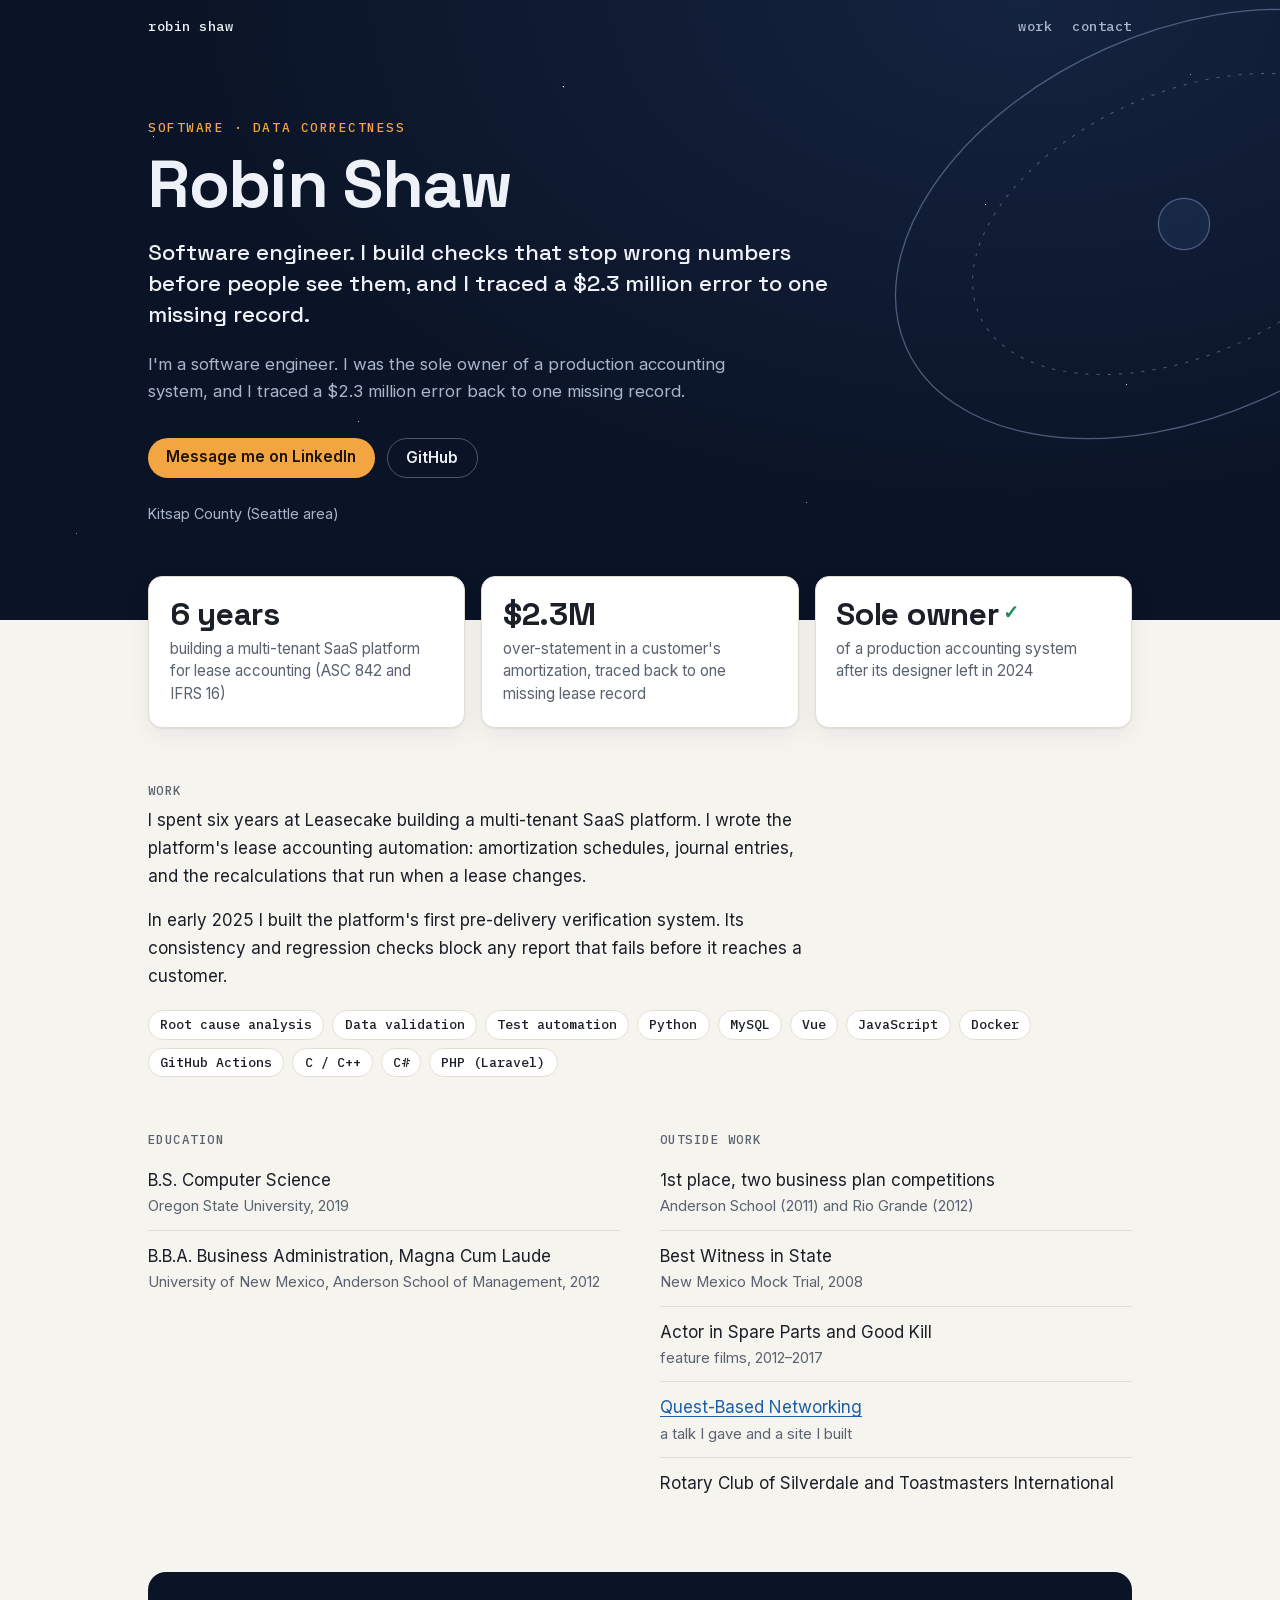
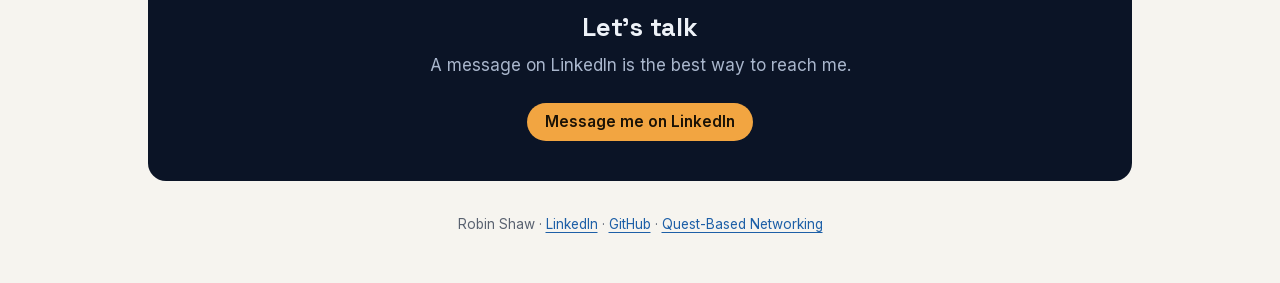
<file: index.html>
<!DOCTYPE html>
<html lang="en">
<head>
<meta charset="utf-8">
<meta name="viewport" content="width=device-width, initial-scale=1">
<title>Robin Shaw | Software Engineer</title>
<meta name="description" content="I'm a software engineer. I was the sole owner of a production accounting system, and I traced a $2.3 million error back to one missing record.">
<link rel="canonical" href="https://rshaw5.github.io/">
<meta property="og:type" content="website">
<meta property="og:url" content="https://rshaw5.github.io/">
<meta property="og:title" content="Robin Shaw | Software Engineer">
<meta property="og:description" content="I'm a software engineer. I was the sole owner of a production accounting system, and I traced a $2.3 million error back to one missing record.">
<meta property="og:image" content="https://rshaw5.github.io/og-image.png">
<meta property="og:image:width" content="1200">
<meta property="og:image:height" content="627">
<meta property="og:image:alt" content="Robin Shaw. Software engineer. I build checks that stop wrong numbers before people see them, and I traced a $2.3 million error to one missing record.">
<meta name="twitter:card" content="summary_large_image">
<link rel="preload" href="fonts/space-grotesk-var.woff2" as="font" type="font/woff2" crossorigin>
<link rel="preload" href="fonts/inter-var.woff2" as="font" type="font/woff2" crossorigin>
<link href="fonts/fonts.css" rel="stylesheet">
<style>
	:root {
		--sky: #0b1426;
		--sky-2: #14233f;
		--star: #ffffff;
		--hero-text: #eef2f8;
		--hero-muted: #a9b6cc;
		--accent: #f2a541;
		--accent-ink: #1a1206;
		--bg: #f6f4ef;
		--card: #ffffff;
		--text: #1b1f27;
		--muted: #5a6270;
		--rule: #e3dfd5;
		--link: #1d5fa7;
		--ok: #1f8a5b;
		--shadow: 0 1px 2px rgba(16, 24, 40, 0.06), 0 8px 24px rgba(16, 24, 40, 0.06);
	}
	@media (prefers-color-scheme: dark) {
		:root {
			--bg: #10141c;
			--card: #171c26;
			--text: #e7eaf0;
			--muted: #9aa3b2;
			--rule: #262d3a;
			--link: #8dbbf0;
			--ok: #4cc38a;
			--shadow: 0 1px 2px rgba(0, 0, 0, 0.3), 0 8px 24px rgba(0, 0, 0, 0.25);
		}
		.contact { border: 1px solid #2a3a5a; }
	}
	* { box-sizing: border-box; }
	html { -webkit-text-size-adjust: 100%; }
	body {
		margin: 0;
		background: var(--bg);
		color: var(--text);
		font: 17px/1.65 Inter, -apple-system, "Segoe UI", Roboto, Helvetica, Arial, sans-serif;
	}
	a { color: var(--link); text-underline-offset: 3px; }
	.wrap { max-width: 64rem; margin: 0 auto; padding: 0 1.25rem; }

	/* Hero: night sky with a faint orbit */
	.hero {
		position: relative;
		overflow: hidden;
		color: var(--hero-text);
		background:
			radial-gradient(1px 1px at 12% 22%, var(--star) 50%, transparent 51%),
			radial-gradient(1px 1px at 28% 68%, rgba(255,255,255,.7) 50%, transparent 51%),
			radial-gradient(1.5px 1.5px at 44% 14%, var(--star) 50%, transparent 51%),
			radial-gradient(1px 1px at 63% 81%, rgba(255,255,255,.6) 50%, transparent 51%),
			radial-gradient(1px 1px at 77% 33%, var(--star) 50%, transparent 51%),
			radial-gradient(1.5px 1.5px at 88% 62%, rgba(255,255,255,.8) 50%, transparent 51%),
			radial-gradient(1px 1px at 93% 12%, rgba(255,255,255,.6) 50%, transparent 51%),
			radial-gradient(1px 1px at 6% 86%, rgba(255,255,255,.5) 50%, transparent 51%),
			radial-gradient(ellipse at 80% 0%, var(--sky-2), transparent 60%),
			var(--sky);
	}
	.orbit {
		position: absolute;
		right: -14rem;
		top: -6rem;
		width: 40rem;
		height: 40rem;
		pointer-events: none;
		opacity: .55;
	}
	nav {
		position: relative;
		display: flex;
		justify-content: space-between;
		align-items: center;
		padding-top: 1.25rem;
		font: 500 0.85rem/1 "IBM Plex Mono", ui-monospace, monospace;
		letter-spacing: .04em;
	}
	nav .mark { color: var(--hero-text); text-decoration: none; }
	nav ul { display: flex; gap: 1.25rem; list-style: none; margin: 0; padding: 0; }
	nav a { color: var(--hero-muted); text-decoration: none; }
	nav a:hover { color: var(--hero-text); }
	.hero-body { position: relative; padding: 5.5rem 0 5rem; max-width: 44rem; }
	.eyebrow {
		font: 500 0.8rem/1 "IBM Plex Mono", ui-monospace, monospace;
		letter-spacing: .12em;
		text-transform: uppercase;
		color: var(--accent);
		margin: 0 0 1rem;
	}
	h1 {
		font: 700 clamp(2.6rem, 7vw, 4.2rem)/1.02 "Space Grotesk", Inter, sans-serif;
		letter-spacing: -0.02em;
		margin: 0 0 1.1rem;
	}
	.headline {
		font: 500 clamp(1.15rem, 2.4vw, 1.4rem)/1.4 "Space Grotesk", Inter, sans-serif;
		margin: 0 0 1.25rem;
		color: var(--hero-text);
	}
	.pitch { color: var(--hero-muted); font-size: 1.05rem; margin: 0 0 2rem; max-width: 38rem; }
	.actions { display: flex; flex-wrap: wrap; gap: .75rem; }
	.btn {
		display: inline-block;
		padding: .7rem 1.15rem;
		border-radius: 999px;
		font: 600 .95rem/1 Inter, sans-serif;
		text-decoration: none;
	}
	.btn-primary { background: var(--accent); color: var(--accent-ink); }
	.btn-ghost { color: var(--hero-text); border: 1px solid rgba(255,255,255,.28); }
	.btn:hover { filter: brightness(1.08); }
	.place { margin-top: 1.5rem; color: var(--hero-muted); font-size: .9rem; }

	/* Proof cards overlap the hero edge */
	.proof {
		position: relative;
		display: grid;
		grid-template-columns: repeat(3, 1fr);
		gap: 1rem;
		margin-top: -2.75rem;
	}
	.stat {
		background: var(--card);
		border: 1px solid var(--rule);
		border-radius: 14px;
		padding: 1.25rem 1.3rem 1.3rem;
		box-shadow: var(--shadow);
	}
	.stat .num {
		display: block;
		font: 700 2rem/1.1 "Space Grotesk", Inter, sans-serif;
		letter-spacing: -0.01em;
		margin-bottom: .35rem;
	}
	.stat .num .check { color: var(--ok); font-size: 1.2rem; vertical-align: .35rem; margin-left: .3rem; }
	.stat p { margin: 0; color: var(--muted); font-size: .95rem; line-height: 1.5; }

	section { padding: 3.5rem 0 0; }
	h2 {
		font: 700 1.6rem/1.2 "Space Grotesk", Inter, sans-serif;
		letter-spacing: -0.01em;
		margin: 0 0 1.1rem;
	}
	.label {
		font: 500 .78rem/1 "IBM Plex Mono", ui-monospace, monospace;
		letter-spacing: .12em;
		text-transform: uppercase;
		color: var(--muted);
		margin: 0 0 .6rem;
	}
	.prose { max-width: 42rem; }
	.prose p { margin: 0 0 1rem; }
	.chips { display: flex; flex-wrap: wrap; gap: .5rem; list-style: none; padding: 0; margin: 1.25rem 0 0; }
	.chips li {
		font: 500 .82rem/1 "IBM Plex Mono", ui-monospace, monospace;
		padding: .45rem .7rem;
		border: 1px solid var(--rule);
		border-radius: 999px;
		background: var(--card);
	}

	.projects { display: grid; grid-template-columns: repeat(2, 1fr); gap: 1rem; }
	.project {
		background: var(--card);
		border: 1px solid var(--rule);
		border-radius: 14px;
		padding: 1.3rem;
		box-shadow: var(--shadow);
	}
	.project h3 { font: 700 1.15rem/1.3 "Space Grotesk", Inter, sans-serif; margin: 0 0 .4rem; }
	.project p { margin: 0 0 .9rem; color: var(--muted); font-size: .97rem; }
	.project .meta { font: 500 .8rem/1.4 "IBM Plex Mono", ui-monospace, monospace; color: var(--muted); }
	.project.pending { border-style: dashed; box-shadow: none; }

	.two { display: grid; grid-template-columns: 1fr 1fr; gap: 2.5rem; }
	.list { list-style: none; padding: 0; margin: 0; }
	.list li { padding: .7rem 0; border-bottom: 1px solid var(--rule); }
	.list li:last-child { border-bottom: 0; }
	.list .sub { display: block; color: var(--muted); font-size: .92rem; }

	.contact {
		margin: 4rem 0 0;
		padding: 2.5rem 1.5rem;
		border-radius: 18px;
		background: var(--sky);
		color: var(--hero-text);
		text-align: center;
	}
	.contact h2 { color: var(--hero-text); margin-bottom: .5rem; }
	.contact p { color: var(--hero-muted); margin: 0 0 1.5rem; }
	footer { padding: 2rem 0 3rem; color: var(--muted); font-size: .85rem; text-align: center; }

	@media (max-width: 760px) {
		.proof, .projects, .two { grid-template-columns: 1fr; }
		.two { gap: 1.5rem; }
		.hero-body { padding: 3.5rem 0 4.5rem; }
		.orbit { right: -22rem; top: -10rem; opacity: .35; }
		nav ul { gap: .9rem; }
	}
</style>
</head>
<body>

<header class="hero">
	<svg class="orbit" viewBox="0 0 400 400" aria-hidden="true">
		<ellipse cx="200" cy="200" rx="190" ry="120" fill="none" stroke="#7f95bd" stroke-width="0.8" transform="rotate(-24 200 200)"/>
		<ellipse cx="200" cy="200" rx="140" ry="82" fill="none" stroke="#7f95bd" stroke-width="0.6" stroke-dasharray="2 5" transform="rotate(-24 200 200)"/>
		<circle cx="200" cy="200" r="16" fill="#1d3156" stroke="#7f95bd" stroke-width="0.8"/>
		<circle cx="372" cy="122" r="4" fill="#f2a541"/>
	</svg>
	<div class="wrap">
		<nav>
			<a class="mark" href="#">robin shaw</a>
			<ul>
				<li><a href="#work">work</a></li>
				<li><a href="#contact">contact</a></li>
			</ul>
		</nav>
		<div class="hero-body">
			<p class="eyebrow">Software · data correctness</p>
			<h1>Robin Shaw</h1>
			<p class="headline">Software engineer. I build checks that stop wrong numbers before people see them, and I traced a $2.3 million error to one missing record.</p>
			<p class="pitch">I'm a software engineer. I was the sole owner of a production accounting system, and I traced a $2.3 million error back to one missing record.</p>
			<div class="actions">
				<a class="btn btn-primary" href="https://www.linkedin.com/in/rshaw5/">Message me on LinkedIn</a>
				<a class="btn btn-ghost" href="https://github.com/rShaw5">GitHub</a>
			</div>
			<p class="place">Kitsap County (Seattle area)</p>
		</div>
	</div>
</header>

<main class="wrap">

	<div class="proof">
		<div class="stat">
			<span class="num">6 years</span>
			<p>building a multi-tenant SaaS platform for lease accounting (ASC 842 and IFRS 16)</p>
		</div>
		<div class="stat">
			<span class="num">$2.3M</span>
			<p>over-statement in a customer's amortization, traced back to one missing lease record</p>
		</div>
		<div class="stat">
			<span class="num">Sole owner<span class="check" aria-hidden="true">✓</span></span>
			<p>of a production accounting system after its designer left in 2024</p>
		</div>
	</div>

	<section id="work">
		<h2 class="label">Work</h2>
		<div class="prose">
			<p>I spent six years at Leasecake building a multi-tenant SaaS platform. I wrote the platform's lease accounting automation: amortization schedules, journal entries, and the recalculations that run when a lease changes.</p>
			<p>In early 2025 I built the platform's first pre-delivery verification system. Its consistency and regression checks block any report that fails before it reaches a customer.</p>
		</div>
		<ul class="chips" aria-label="Languages and tools">
			<li>Root cause analysis</li>
			<li>Data validation</li>
			<li>Test automation</li>
			<li>Python</li>
			<li>MySQL</li>
			<li>Vue</li>
			<li>JavaScript</li>
			<li>Docker</li>
			<li>GitHub Actions</li>
			<li>C / C++</li>
			<li>C#</li>
			<li>PHP (Laravel)</li>
		</ul>
	</section>

	<section>
		<div class="two">
			<div>
				<p class="label">Education</p>
				<ul class="list">
					<li>B.S. Computer Science<span class="sub">Oregon State University, 2019</span></li>
					<li>B.B.A. Business Administration, Magna Cum Laude<span class="sub">University of New Mexico, Anderson School of Management, 2012</span></li>
				</ul>
			</div>
			<div>
				<p class="label">Outside work</p>
				<ul class="list">
					<li>1st place, two business plan competitions<span class="sub">Anderson School (2011) and Rio Grande (2012)</span></li>
					<li>Best Witness in State<span class="sub">New Mexico Mock Trial, 2008</span></li>
					<li>Actor in Spare Parts and Good Kill<span class="sub">feature films, 2012–2017</span></li>
					<li><a href="https://questbasednetworking.com/">Quest-Based Networking</a><span class="sub">a talk I gave and a site I built</span></li>
					<li>Rotary Club of Silverdale and Toastmasters International</li>
				</ul>
			</div>
		</div>
	</section>

	<div class="contact" id="contact">
		<h2>Let's talk</h2>
		<p>A message on LinkedIn is the best way to reach me.</p>
		<a class="btn btn-primary" href="https://www.linkedin.com/in/rshaw5/">Message me on LinkedIn</a>
	</div>

</main>

<footer>Robin Shaw · <a href="https://www.linkedin.com/in/rshaw5/">LinkedIn</a> · <a href="https://github.com/rShaw5">GitHub</a> · <a href="https://questbasednetworking.com/">Quest-Based Networking</a></footer>

</body>
</html>
</file>
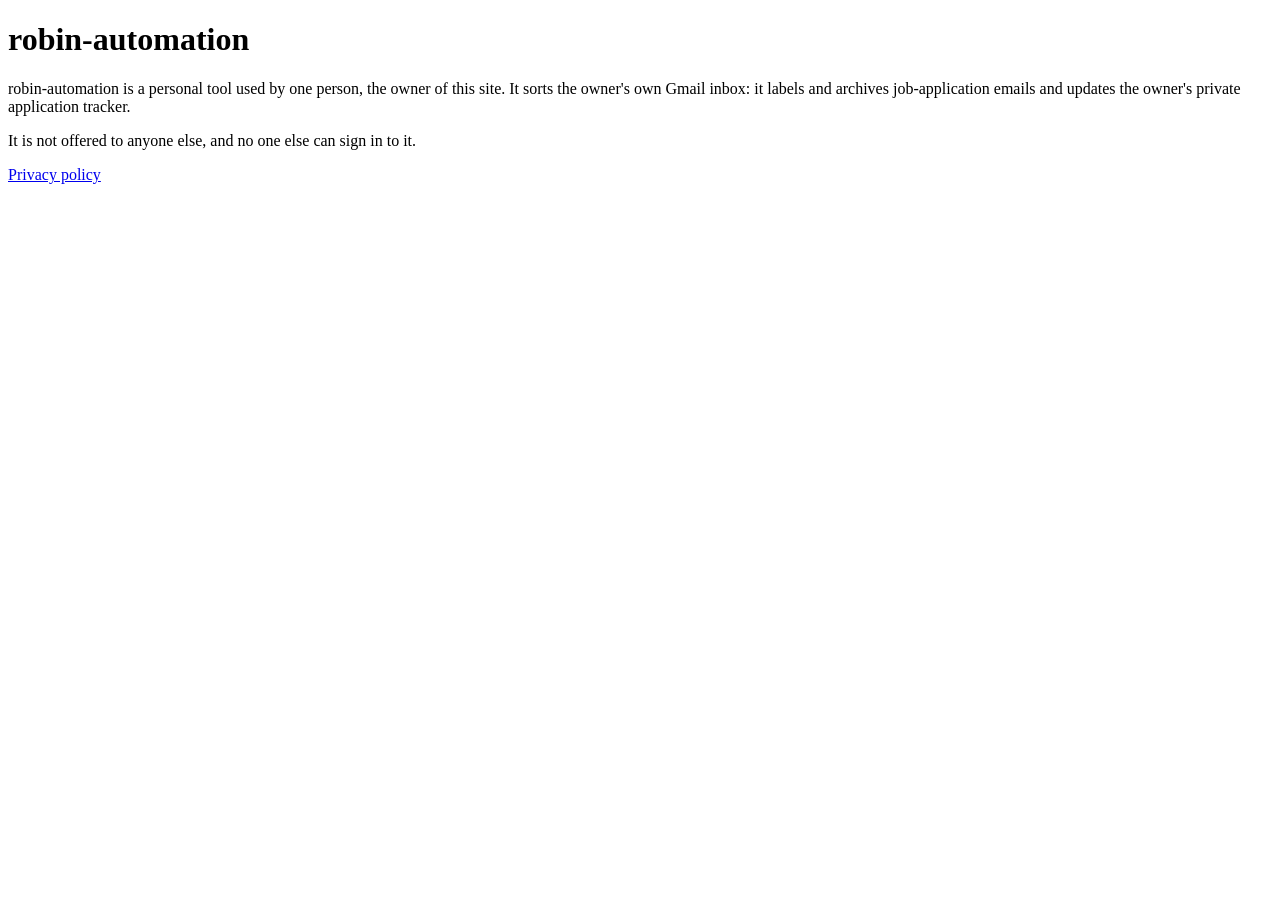
<file: robin-automation/index.html>
<!doctype html>
<html lang="en">
<head>
<meta charset="utf-8">
<meta name="viewport" content="width=device-width, initial-scale=1">
<title>robin-automation</title>
</head>
<body>
<h1>robin-automation</h1>
<p>robin-automation is a personal tool used by one person, the owner of this site. It sorts the owner's own Gmail inbox: it labels and archives job-application emails and updates the owner's private application tracker.</p>
<p>It is not offered to anyone else, and no one else can sign in to it.</p>
<p><a href="privacy.html">Privacy policy</a></p>
</body>
</html>
</file>
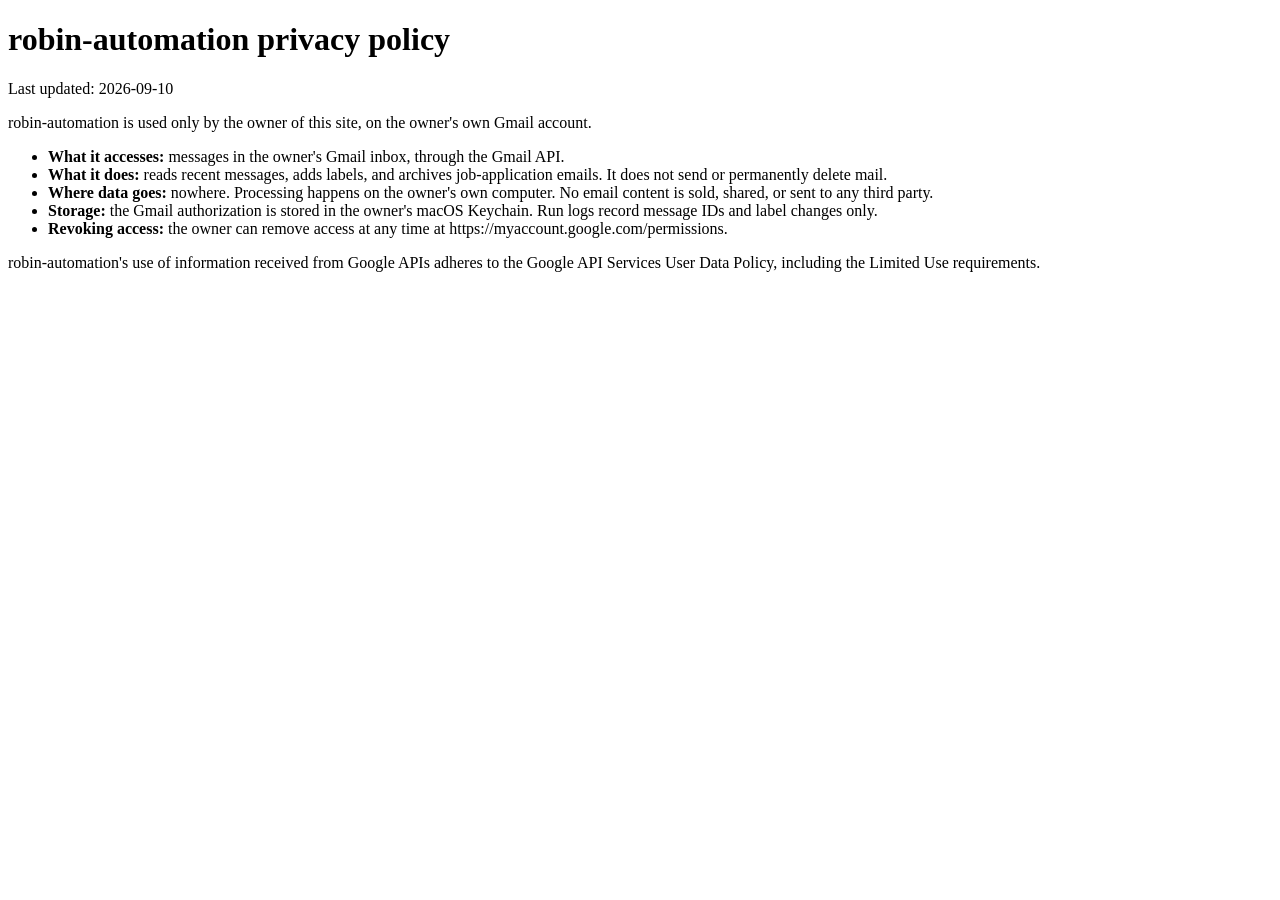
<file: robin-automation/privacy.html>
<!doctype html>
<html lang="en">
<head>
<meta charset="utf-8">
<meta name="viewport" content="width=device-width, initial-scale=1">
<title>robin-automation privacy policy</title>
</head>
<body>
<h1>robin-automation privacy policy</h1>
<p>Last updated: 2026-09-10</p>
<p>robin-automation is used only by the owner of this site, on the owner's own Gmail account.</p>
<ul>
<li><strong>What it accesses:</strong> messages in the owner's Gmail inbox, through the Gmail API.</li>
<li><strong>What it does:</strong> reads recent messages, adds labels, and archives job-application emails. It does not send or permanently delete mail.</li>
<li><strong>Where data goes:</strong> nowhere. Processing happens on the owner's own computer. No email content is sold, shared, or sent to any third party.</li>
<li><strong>Storage:</strong> the Gmail authorization is stored in the owner's macOS Keychain. Run logs record message IDs and label changes only.</li>
<li><strong>Revoking access:</strong> the owner can remove access at any time at https://myaccount.google.com/permissions.</li>
</ul>
<p>robin-automation's use of information received from Google APIs adheres to the Google API Services User Data Policy, including the Limited Use requirements.</p>
</body>
</html>
</file>
<file: fonts/fonts.css>
/* Latin subsets of Inter, Space Grotesk and IBM Plex Mono, served from this site.
   All three are licensed under the SIL Open Font License 1.1 (license texts: OFL-inter.txt, OFL-spacegrotesk.txt, OFL-ibmplexmono.txt). */
@font-face { font-family: 'IBM Plex Mono'; font-style: normal; font-weight: 500; font-display: swap; src: url(ibm-plex-mono-500.woff2) format('woff2'); unicode-range: U+0000-00FF, U+0131, U+0152-0153, U+02BB-02BC, U+02C6, U+02DA, U+02DC, U+0304, U+0308, U+0329, U+2000-206F, U+20AC, U+2122, U+2191, U+2193, U+2212, U+2215, U+FEFF, U+FFFD; }
@font-face { font-family: 'Inter'; font-style: normal; font-weight: 400 600; font-display: swap; src: url(inter-var.woff2) format('woff2'); unicode-range: U+0000-00FF, U+0131, U+0152-0153, U+02BB-02BC, U+02C6, U+02DA, U+02DC, U+0304, U+0308, U+0329, U+2000-206F, U+20AC, U+2122, U+2191, U+2193, U+2212, U+2215, U+FEFF, U+FFFD; }
@font-face { font-family: 'Space Grotesk'; font-style: normal; font-weight: 500 700; font-display: swap; src: url(space-grotesk-var.woff2) format('woff2'); unicode-range: U+0000-00FF, U+0131, U+0152-0153, U+02BB-02BC, U+02C6, U+02DA, U+02DC, U+0304, U+0308, U+0329, U+2000-206F, U+20AC, U+2122, U+2191, U+2193, U+2212, U+2215, U+FEFF, U+FFFD; }
</file>
